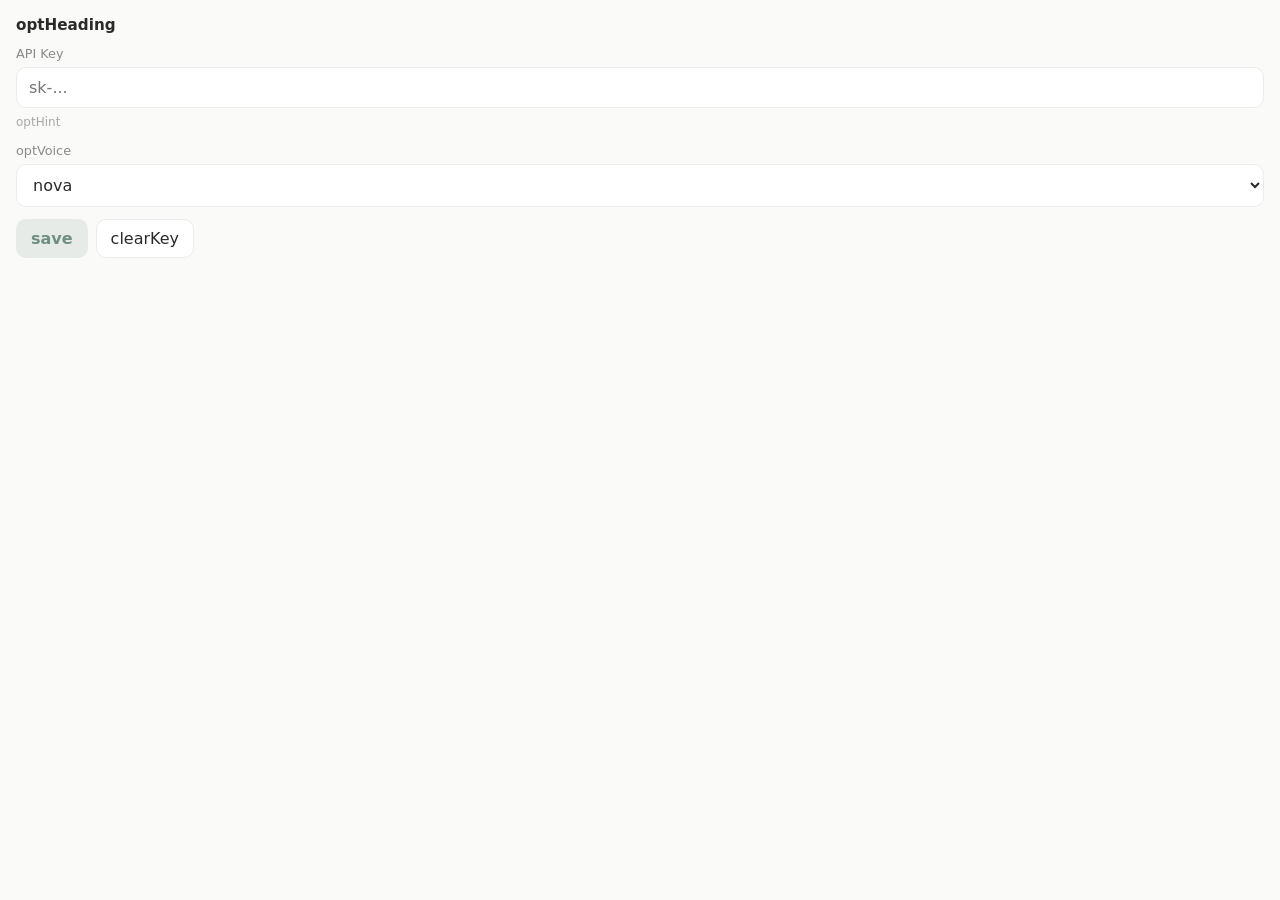
<file: options.html>
<!DOCTYPE html>
<html lang="en">
<head>
  <meta charset="UTF-8" />
  <title data-i18n="optTitle">Tingye</title>
  <style>
    body {
      font-family: "PingFang SC", "Noto Sans SC", "Microsoft YaHei", system-ui, sans-serif;
      margin: 0;
      padding: 16px;
      color: #2A2A2A;
      background: #FAFAF9;
      min-width: 320px;
    }
    h1 { font-size: 0.95rem; font-weight: 600; margin: 0 0 12px; }
    label { display: block; font-size: 0.8rem; color: #8A8A8A; margin-bottom: 6px; }
    input, select {
      width: 100%;
      box-sizing: border-box;
      padding: 10px 12px;
      border: 1px solid #ECECEC;
      border-radius: 10px;
      font: inherit;
      background: #FFFFFF;
      color: #2A2A2A;
    }
    .hint { font-size: 0.75rem; color: #A8A8A8; margin-top: 6px; line-height: 1.4; }
    .row { display: flex; gap: 8px; margin-top: 12px; }
    button {
      border: 1px solid #ECECEC;
      background: #FFFFFF;
      border-radius: 10px;
      padding: 9px 14px;
      font: inherit;
      color: #2A2A2A;
      cursor: pointer;
    }
    button.primary {
      background: rgba(111, 143, 130, 0.14);
      border-color: transparent;
      color: #6F8F82;
      font-weight: 600;
    }
    #status { margin-top: 10px; font-size: 0.8rem; color: #6F8F82; min-height: 1.2em; }
  </style>
</head>
<body>
  <h1 data-i18n="optHeading"></h1>
  <label for="openaiKey">API Key</label>
  <input id="openaiKey" type="password" placeholder="sk-..." autocomplete="off" />
  <p class="hint" data-i18n="optHint"></p>
  <label for="openaiVoice" style="margin-top:12px" data-i18n="optVoice"></label>
  <select id="openaiVoice">
    <option value="nova">nova</option>
    <option value="coral">coral</option>
    <option value="alloy">alloy</option>
    <option value="echo">echo</option>
    <option value="fable">fable</option>
    <option value="onyx">onyx</option>
    <option value="shimmer">shimmer</option>
  </select>
  <div class="row">
    <button class="primary" id="save" type="button" data-i18n="save"></button>
    <button id="clear" type="button" data-i18n="clearKey"></button>
  </div>
  <p id="status"></p>
  <script src="lib/i18n.js"></script>
  <script src="options.js"></script>
</body>
</html>
</file>
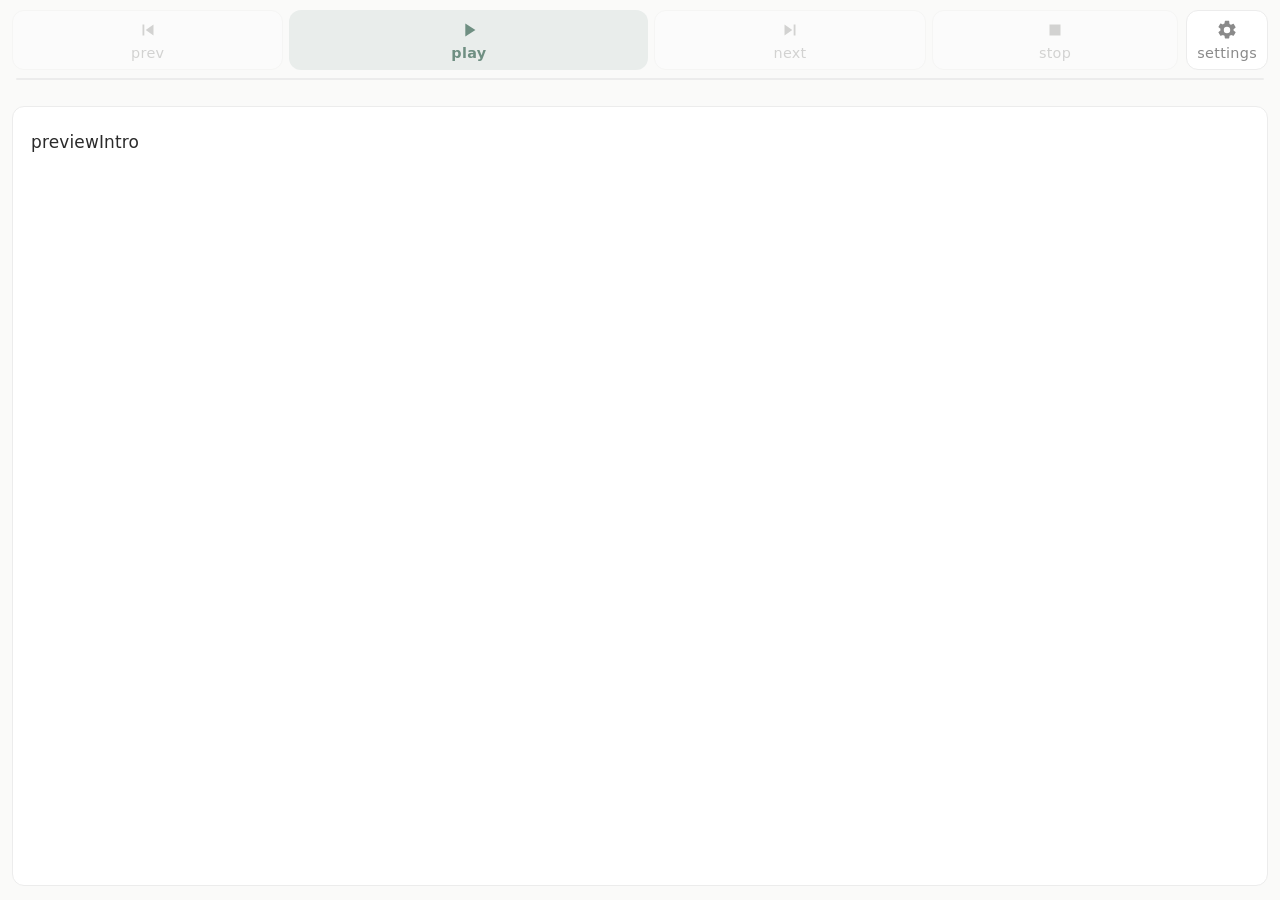
<file: sidepanel.html>
<!DOCTYPE html>
<html lang="en">
<head>
  <meta charset="UTF-8" />
  <meta name="viewport" content="width=device-width, initial-scale=1" />
  <title data-i18n="appName">Tingye</title>
  <link rel="stylesheet" href="sidepanel.css" />
</head>
<body>
  <div class="app">
    <header class="topbar">
      <div class="transport" role="group" data-i18n-aria="playback">
        <button class="ctrl-btn" id="btnPrev" type="button" data-i18n-title="prev" data-i18n-aria="prev" disabled>
          <svg viewBox="0 0 24 24" aria-hidden="true"><path fill="currentColor" d="M6 6h2v12H6V6zm3.5 6 8.5 6V6l-8.5 6z"/></svg>
          <span data-i18n="prev"></span>
        </button>
        <button class="ctrl-btn ctrl-primary" id="btnPlay" type="button" data-i18n-title="play" data-i18n-aria="play">
          <svg viewBox="0 0 24 24" aria-hidden="true" id="playIcon"><path fill="currentColor" d="M8 5v14l11-7L8 5z"/></svg>
          <span id="playLabel" data-i18n="play"></span>
        </button>
        <button class="ctrl-btn" id="btnNext" type="button" data-i18n-title="next" data-i18n-aria="next" disabled>
          <svg viewBox="0 0 24 24" aria-hidden="true"><path fill="currentColor" d="M6 18l8.5-6L6 6v12zm10-12v12h2V6h-2z"/></svg>
          <span data-i18n="next"></span>
        </button>
        <button class="ctrl-btn ctrl-stop" id="btnStop" type="button" data-i18n-title="stop" data-i18n-aria="stop" disabled>
          <svg viewBox="0 0 24 24" aria-hidden="true"><path fill="currentColor" d="M6 6h12v12H6V6z"/></svg>
          <span data-i18n="stop"></span>
        </button>
      </div>
      <button class="ctrl-btn" id="btnSettings" type="button" data-i18n-title="settings" data-i18n-aria="settings" aria-expanded="false" aria-controls="settingsDrawer">
        <svg viewBox="0 0 24 24" aria-hidden="true"><path fill="currentColor" d="M19.14 12.94c.04-.31.06-.63.06-.94s-.02-.63-.06-.94l2.03-1.58a.5.5 0 0 0 .12-.64l-1.92-3.32a.5.5 0 0 0-.6-.22l-2.39.96a7.1 7.1 0 0 0-1.63-.94l-.36-2.54A.5.5 0 0 0 13.9 2h-3.8a.5.5 0 0 0-.49.42l-.36 2.54c-.58.23-1.12.54-1.63.94l-2.39-.96a.5.5 0 0 0-.6.22L2.71 8.48a.5.5 0 0 0 .12.64l2.03 1.58c-.04.31-.06.63-.06.94s.02.63.06.94L2.83 14.16a.5.5 0 0 0-.12.64l1.92 3.32c.13.23.4.32.64.22l2.39-.96c.5.4 1.05.72 1.63.94l.36 2.54c.05.24.25.42.49.42h3.8c.24 0 .44-.18.49-.42l.36-2.54c.58-.22 1.13-.54 1.63-.94l2.39.96c.24.1.51 0 .64-.22l1.92-3.32a.5.5 0 0 0-.12-.64l-2.03-1.58zM12 15.5A3.5 3.5 0 1 1 12 8.5a3.5 3.5 0 0 1 0 7z"/></svg>
        <span data-i18n="settings"></span>
      </button>
    </header>

    <aside class="settings-drawer" id="settingsDrawer" hidden>
      <div class="drawer-head">
        <h2 data-i18n="settings"></h2>
        <button class="icon-btn" id="btnCloseSettings" type="button" data-i18n-aria="closeSettings" data-i18n="close"></button>
      </div>
      <div class="drawer-body">
        <div class="field">
          <span class="field-label" data-i18n="area"></span>
          <div class="seg" role="radiogroup" data-i18n-aria="area">
            <label><input type="radio" name="area" value="article" checked /><span data-i18n="areaArticle"></span></label>
            <label><input type="radio" name="area" value="elements" /><span data-i18n="areaElements"></span></label>
            <label><input type="radio" name="area" value="all" /><span data-i18n="areaAll"></span></label>
          </div>
        </div>

        <div class="field">
          <span class="field-label" data-i18n="mode"></span>
          <div class="seg" role="radiogroup" data-i18n-aria="mode">
            <label><input type="radio" name="mode" value="once" checked /><span data-i18n="modeOnce"></span></label>
            <label><input type="radio" name="mode" value="loop" /><span data-i18n="modeLoop"></span></label>
            <label><input type="radio" name="mode" value="auto" /><span data-i18n="modeAuto"></span></label>
          </div>
          <p class="hint" data-i18n="autoHint"></p>
        </div>

        <div class="field">
          <label class="field-label" for="lang" data-i18n="targetLang"></label>
          <select id="lang">
            <option value="zh-CN" selected>中文（简体）</option>
            <option value="zh-TW">中文（繁體）</option>
            <option value="en">English</option>
            <option value="ja">日本語</option>
            <option value="ko">한국어</option>
            <option value="fr">Français</option>
            <option value="de">Deutsch</option>
            <option value="es">Español</option>
          </select>
        </div>

        <div class="field">
          <label class="field-label" for="engine" data-i18n="engine"></label>
          <select id="engine">
            <option value="edge" selected data-i18n="engineEdge"></option>
            <option value="browser" data-i18n="engineBrowser"></option>
            <option value="openai">OpenAI TTS</option>
          </select>
        </div>

        <div class="field">
          <label class="field-label" for="voice" data-i18n="voice"></label>
          <select id="voice"></select>
          <p class="hint" id="engineHint"></p>
        </div>

        <div class="field">
          <div class="slider-meta"><span class="field-label" data-i18n="rate"></span><span id="rateLabel">1.0×</span></div>
          <input type="range" id="rate" min="0.7" max="1.5" step="0.05" value="1" />
        </div>

        <div class="field field-links">
          <button class="ctrl-btn ctrl-extract" id="btnExtract" type="button" data-i18n-title="extract">
            <svg viewBox="0 0 24 24" width="20" height="20" aria-hidden="true"><path fill="currentColor" d="M4 4h7v2H6v12h12v-5h2v7H4V4zm9 0h7v7h-2V7.41l-7.3 7.3-1.4-1.42L16.58 6H13V4z"/></svg>
            <span data-i18n="extract"></span>
          </button>
          <button class="linkish" id="btnOptions" type="button" data-i18n="openaiSettings"></button>
        </div>

        <p class="page-meta" id="pageMeta"></p>

        <footer class="drawer-brand" aria-label="iding.net">
          <span class="brand-site">iding.net</span>
        </footer>
      </div>
    </aside>

    <div class="progress-bar" aria-hidden="true"><div class="progress-fill" id="progressFill"></div></div>
    <div class="meta-strip">
      <span class="progress-text" id="progressText"></span>
      <span class="status" id="status" aria-live="polite"></span>
    </div>

    <main class="preview-wrap">
      <div class="preview" id="preview" tabindex="0" data-i18n="previewIntro"></div>
    </main>

  </div>

  <script src="lib/i18n.js"></script>
  <script src="lib/edge-tts.js"></script>
  <script src="sidepanel.js"></script>
</body>
</html>
</file>
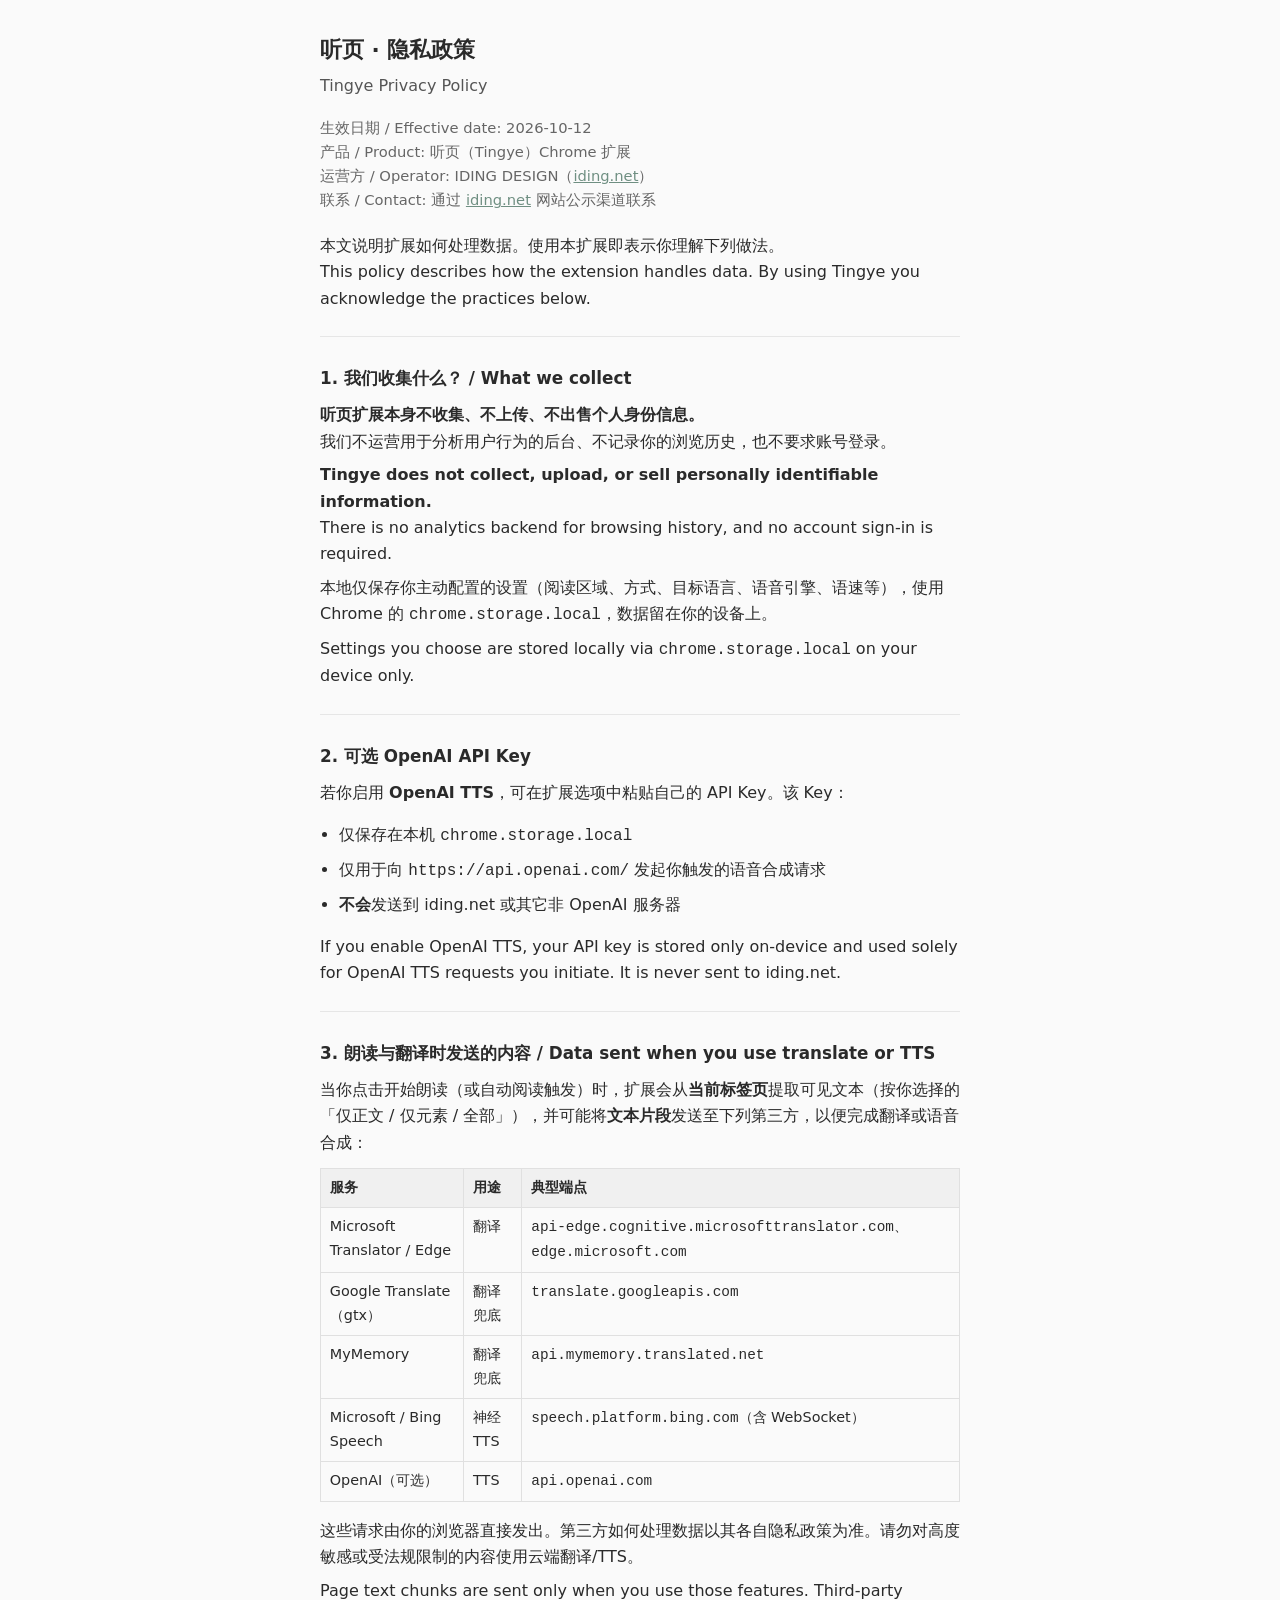
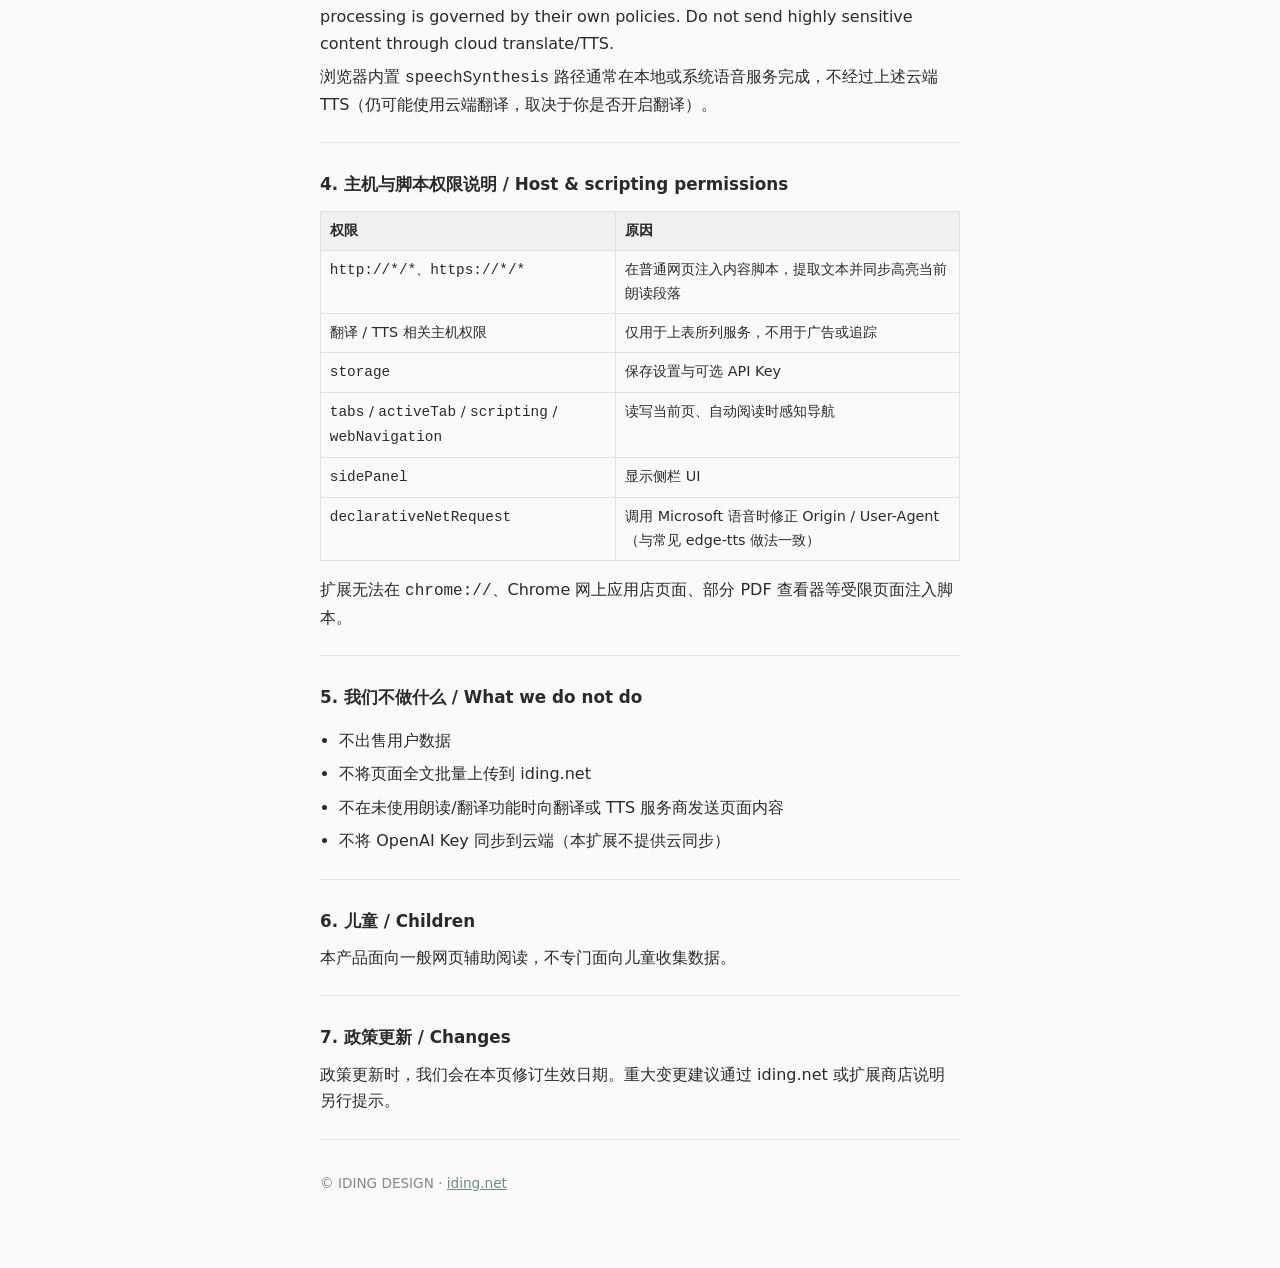
<file: docs/privacy.html>
<!DOCTYPE html>
<html lang="zh-CN">
<head>
<meta charset="utf-8">
<meta name="viewport" content="width=device-width,initial-scale=1">
<title>听页 Tingye · 隐私政策 Privacy Policy</title>
<style>
body{font:16px/1.65 system-ui,-apple-system,sans-serif;max-width:40rem;margin:2rem auto;padding:0 1.25rem 3rem;color:#2a2a2a;background:#fafafa}
h1{font-size:1.35rem;font-weight:600;margin:0 0 .35rem}
h2{font-size:1.05rem;font-weight:600;margin:1.75rem 0 .6rem}
p,li{margin:.45rem 0}
ul{padding-left:1.2rem}
a{color:#6F8F82}
.meta{color:#666;font-size:.92rem;margin:0 0 1.25rem}
.sub{font-size:1rem;font-weight:500;color:#555;margin:0 0 1rem}
hr{border:none;border-top:1px solid #e6e6e6;margin:1.5rem 0}
table{width:100%;border-collapse:collapse;font-size:.9rem;margin:.75rem 0 1rem}
th,td{border:1px solid #e0e0e0;padding:.45rem .55rem;text-align:left;vertical-align:top}
th{background:#f0f0f0;font-weight:600}
.foot{margin-top:2rem;color:#888;font-size:.85rem}
</style>
</head>
<body>
<h1>听页 · 隐私政策</h1>
<p class="sub">Tingye Privacy Policy</p>
<p class="meta">生效日期 / Effective date: 2026-10-12<br>
产品 / Product: 听页（Tingye）Chrome 扩展<br>
运营方 / Operator: IDING DESIGN（<a href="https://iding.net">iding.net</a>）<br>
联系 / Contact: 通过 <a href="https://iding.net">iding.net</a> 网站公示渠道联系</p>
<p>本文说明扩展如何处理数据。使用本扩展即表示你理解下列做法。<br>
This policy describes how the extension handles data. By using Tingye you acknowledge the practices below.</p>
<hr>
<h2>1. 我们收集什么？ / What we collect</h2>
<p><strong>听页扩展本身不收集、不上传、不出售个人身份信息。</strong><br>
我们不运营用于分析用户行为的后台、不记录你的浏览历史，也不要求账号登录。</p>
<p><strong>Tingye does not collect, upload, or sell personally identifiable information.</strong><br>
There is no analytics backend for browsing history, and no account sign-in is required.</p>
<p>本地仅保存你主动配置的设置（阅读区域、方式、目标语言、语音引擎、语速等），使用 Chrome 的 <code>chrome.storage.local</code>，数据留在你的设备上。</p>
<p>Settings you choose are stored locally via <code>chrome.storage.local</code> on your device only.</p>
<hr>
<h2>2. 可选 OpenAI API Key</h2>
<p>若你启用 <strong>OpenAI TTS</strong>，可在扩展选项中粘贴自己的 API Key。该 Key：</p>
<ul>
<li>仅保存在本机 <code>chrome.storage.local</code></li>
<li>仅用于向 <code>https://api.openai.com/</code> 发起你触发的语音合成请求</li>
<li><strong>不会</strong>发送到 iding.net 或其它非 OpenAI 服务器</li>
</ul>
<p>If you enable OpenAI TTS, your API key is stored only on-device and used solely for OpenAI TTS requests you initiate. It is never sent to iding.net.</p>
<hr>
<h2>3. 朗读与翻译时发送的内容 / Data sent when you use translate or TTS</h2>
<p>当你点击开始朗读（或自动阅读触发）时，扩展会从<strong>当前标签页</strong>提取可见文本（按你选择的「仅正文 / 仅元素 / 全部」），并可能将<strong>文本片段</strong>发送至下列第三方，以便完成翻译或语音合成：</p>
<table>
<thead><tr><th>服务</th><th>用途</th><th>典型端点</th></tr></thead>
<tbody>
<tr><td>Microsoft Translator / Edge</td><td>翻译</td><td><code>api-edge.cognitive.microsofttranslator.com</code>、<code>edge.microsoft.com</code></td></tr>
<tr><td>Google Translate（gtx）</td><td>翻译兜底</td><td><code>translate.googleapis.com</code></td></tr>
<tr><td>MyMemory</td><td>翻译兜底</td><td><code>api.mymemory.translated.net</code></td></tr>
<tr><td>Microsoft / Bing Speech</td><td>神经 TTS</td><td><code>speech.platform.bing.com</code>（含 WebSocket）</td></tr>
<tr><td>OpenAI（可选）</td><td>TTS</td><td><code>api.openai.com</code></td></tr>
</tbody>
</table>
<p>这些请求由你的浏览器直接发出。第三方如何处理数据以其各自隐私政策为准。请勿对高度敏感或受法规限制的内容使用云端翻译/TTS。</p>
<p>Page text chunks are sent only when you use those features. Third-party processing is governed by their own policies. Do not send highly sensitive content through cloud translate/TTS.</p>
<p>浏览器内置 <code>speechSynthesis</code> 路径通常在本地或系统语音服务完成，不经过上述云端 TTS（仍可能使用云端翻译，取决于你是否开启翻译）。</p>
<hr>
<h2>4. 主机与脚本权限说明 / Host &amp; scripting permissions</h2>
<table>
<thead><tr><th>权限</th><th>原因</th></tr></thead>
<tbody>
<tr><td><code>http://*/*</code>、<code>https://*/*</code></td><td>在普通网页注入内容脚本，提取文本并同步高亮当前朗读段落</td></tr>
<tr><td>翻译 / TTS 相关主机权限</td><td>仅用于上表所列服务，不用于广告或追踪</td></tr>
<tr><td><code>storage</code></td><td>保存设置与可选 API Key</td></tr>
<tr><td><code>tabs</code> / <code>activeTab</code> / <code>scripting</code> / <code>webNavigation</code></td><td>读写当前页、自动阅读时感知导航</td></tr>
<tr><td><code>sidePanel</code></td><td>显示侧栏 UI</td></tr>
<tr><td><code>declarativeNetRequest</code></td><td>调用 Microsoft 语音时修正 Origin / User-Agent（与常见 edge-tts 做法一致）</td></tr>
</tbody>
</table>
<p>扩展无法在 <code>chrome://</code>、Chrome 网上应用店页面、部分 PDF 查看器等受限页面注入脚本。</p>
<hr>
<h2>5. 我们不做什么 / What we do not do</h2>
<ul>
<li>不出售用户数据</li>
<li>不将页面全文批量上传到 iding.net</li>
<li>不在未使用朗读/翻译功能时向翻译或 TTS 服务商发送页面内容</li>
<li>不将 OpenAI Key 同步到云端（本扩展不提供云同步）</li>
</ul>
<hr>
<h2>6. 儿童 / Children</h2>
<p>本产品面向一般网页辅助阅读，不专门面向儿童收集数据。</p>
<hr>
<h2>7. 政策更新 / Changes</h2>
<p>政策更新时，我们会在本页修订生效日期。重大变更建议通过 iding.net 或扩展商店说明另行提示。</p>
<hr>
<p class="foot">© IDING DESIGN · <a href="https://iding.net">iding.net</a></p>
</body>
</html>
</file>
<file: sidepanel.css>
:root {
  --bg: #FAFAF9;
  --bg-elevated: #FFFFFF;
  --ink: #2A2A2A;
  --ink-muted: #8A8A8A;
  --ink-faint: #A8A8A8;
  --line: #ECECEC;
  --accent: #6F8F82;
  --accent-soft: rgba(111, 143, 130, 0.12);
  --accent-softer: rgba(111, 143, 130, 0.08);
  --danger: #A66;
  --ok: #6F8F82;
  --radius: 12px;
  --radius-sm: 10px;
  --font: "SF Pro Text", "PingFang SC", "Hiragino Sans GB", "Noto Sans SC", "Microsoft YaHei", system-ui, sans-serif;
  --topbar-h: 68px;
}

* { box-sizing: border-box; }

html, body {
  margin: 0;
  height: 100%;
  font-family: var(--font);
  color: var(--ink);
  background: var(--bg);
  -webkit-font-smoothing: antialiased;
}

.app {
  display: flex;
  flex-direction: column;
  height: 100%;
  min-height: 100%;
  position: relative;
  overflow: hidden;
}

/* ——— Top bar ——— */
.topbar {
  flex: 0 0 auto;
  display: flex;
  align-items: stretch;
  gap: 8px;
  padding: 10px 12px 8px;
  min-height: var(--topbar-h);
  background: var(--bg);
}

.transport {
  flex: 1;
  display: flex;
  gap: 6px;
  justify-content: center;
  min-width: 0;
}

.btn {
  appearance: none;
  border: none;
  background: transparent;
  color: var(--ink-muted);
  border-radius: var(--radius-sm);
  padding: 8px 12px;
  font: inherit;
  font-size: 0.9rem;
  font-weight: 500;
  cursor: pointer;
  white-space: nowrap;
}

.btn:hover:not(:disabled) {
  background: var(--accent-softer);
  color: var(--ink);
}

.btn:disabled {
  opacity: 0.35;
  cursor: not-allowed;
}

.icon-btn {
  appearance: none;
  border: 1px solid var(--line);
  background: transparent;
  color: var(--ink-muted);
  border-radius: var(--radius-sm);
  padding: 8px 14px;
  font: inherit;
  font-size: 0.9rem;
  font-weight: 500;
  cursor: pointer;
  flex: 0 0 auto;
}

.icon-btn:hover {
  background: var(--bg);
  color: var(--ink);
}

.icon-btn[aria-expanded="true"] {
  background: var(--accent-soft);
  color: var(--ink);
  border-color: transparent;
}

/* ——— Progress ——— */
.progress-bar {
  flex: 0 0 auto;
  height: 2px;
  background: var(--line);
  margin: 0 16px;
  border-radius: 1px;
  overflow: hidden;
}

.progress-fill {
  height: 100%;
  width: 0%;
  background: var(--accent);
  transition: width 0.2s ease;
  border-radius: 1px;
  opacity: 0.7;
}

.meta-strip {
  flex: 0 0 auto;
  display: flex;
  align-items: baseline;
  justify-content: space-between;
  gap: 8px;
  padding: 8px 16px 6px;
  min-height: 1.4em;
}

.progress-text,
.status {
  font-size: 0.7rem;
  color: var(--ink-faint);
  line-height: 1.35;
}

.status {
  text-align: right;
  flex: 1;
  min-width: 0;
  overflow: hidden;
  text-overflow: ellipsis;
  white-space: nowrap;
}

.status.error { color: var(--danger); }
.status.ok { color: var(--ok); }

/* ——— Preview (dominant) ——— */
.preview-wrap {
  flex: 1 1 auto;
  min-height: 0;
  display: flex;
  padding: 4px 12px 14px;
}

.preview {
  flex: 1;
  width: 100%;
  overflow: auto;
  font-size: 1.06rem;
  line-height: 1.85;
  letter-spacing: 0.01em;
  color: var(--ink);
  background: var(--bg-elevated);
  border: 1px solid var(--line);
  border-radius: var(--radius);
  padding: 20px 18px;
  outline: none;
  -webkit-overflow-scrolling: touch;
}

.preview .chunk {
  display: block;
  margin: 0 0 1.05em;
  padding: 0.3em 0.5em;
  border-radius: var(--radius-sm);
  cursor: pointer;
  transition: background 0.12s ease;
}

.preview .chunk:last-child {
  margin-bottom: 0;
}

.preview .chunk:hover {
  background: var(--accent-softer);
}

.preview .chunk.active {
  background: var(--accent-soft);
}

.preview .chunk.active:hover {
  background: var(--accent-soft);
}

.preview .chunk.translated {
  box-shadow: inset 0 -1px 0 0 rgba(111, 143, 130, 0.35);
}

.preview .chunk.active.translated {
  box-shadow: inset 0 -1px 0 0 rgba(111, 143, 130, 0.45);
}

/* ——— Settings drawer ——— */
.settings-drawer {
  position: absolute;
  left: 0;
  right: 0;
  top: 0;
  max-height: min(78vh, 560px);
  background: var(--bg-elevated);
  border-bottom: 1px solid var(--line);
  border-radius: 0 0 var(--radius) var(--radius);
  display: flex;
  flex-direction: column;
  z-index: 20;
  animation: slideDown 0.18s ease;
}

.settings-drawer[hidden] {
  display: none;
}

@keyframes slideDown {
  from { transform: translateY(-8px); opacity: 0.6; }
  to { transform: translateY(0); opacity: 1; }
}

.drawer-head {
  display: flex;
  align-items: center;
  justify-content: space-between;
  padding: 14px 16px 6px;
  flex: 0 0 auto;
}

.drawer-head h2 {
  margin: 0;
  font-size: 0.95rem;
  font-weight: 600;
  letter-spacing: -0.01em;
  color: var(--ink);
}

.drawer-body {
  overflow: auto;
  padding: 8px 16px 16px;
  display: flex;
  flex-direction: column;
  gap: 16px;
  -webkit-overflow-scrolling: touch;
}

.field {
  display: flex;
  flex-direction: column;
  gap: 7px;
}

.field-label {
  font-size: 0.72rem;
  font-weight: 500;
  letter-spacing: 0.04em;
  color: var(--ink-muted);
  text-transform: none;
}

.seg {
  display: grid;
  grid-template-columns: repeat(3, 1fr);
  gap: 4px;
  background: var(--bg);
  padding: 3px;
  border: 1px solid var(--line);
  border-radius: var(--radius-sm);
}

.seg label {
  cursor: pointer;
  text-align: center;
  padding: 9px 2px;
  border-radius: 8px;
  font-size: 0.85rem;
  color: var(--ink-muted);
  user-select: none;
}

.seg input {
  position: absolute;
  opacity: 0;
  pointer-events: none;
}

.seg label:has(input:checked) {
  background: var(--bg-elevated);
  color: var(--ink);
  font-weight: 600;
  border: 1px solid var(--line);
}

select {
  width: 100%;
  border: 1px solid var(--line);
  background: var(--bg-elevated);
  border-radius: var(--radius-sm);
  padding: 10px 12px;
  font: inherit;
  font-size: 0.85rem;
  color: var(--ink);
  outline: none;
}

select:focus {
  border-color: var(--accent);
}

.hint {
  font-size: 0.7rem;
  color: var(--ink-faint);
  margin: 0;
  line-height: 1.45;
}

.slider-meta {
  display: flex;
  justify-content: space-between;
  align-items: baseline;
}

#rateLabel {
  font-size: 0.75rem;
  color: var(--ink-muted);
  font-weight: 500;
}

input[type="range"] {
  width: 100%;
  accent-color: var(--accent);
  margin: 0;
}

.field-links {
  display: flex;
  flex-direction: column;
  gap: 10px;
  align-items: stretch;
}

.linkish {
  font-size: 0.78rem;
  color: var(--ink-muted);
  background: none;
  border: none;
  cursor: pointer;
  padding: 0;
  text-decoration: underline;
  text-underline-offset: 3px;
  font-weight: 500;
  align-self: flex-start;
}

.linkish:hover {
  color: var(--ink);
}

.page-meta {
  font-size: 0.68rem;
  color: var(--ink-faint);
  word-break: break-all;
  line-height: 1.4;
  margin: 0;
  padding-top: 8px;
  border-top: 1px solid var(--line);
}

.drawer-brand {
  display: flex;
  align-items: center;
  justify-content: center;
  padding: 14px 8px 6px;
  margin-top: 4px;
}

.brand-site {
  font-size: 0.7rem;
  font-weight: 400;
  letter-spacing: 0.08em;
  color: var(--ink-muted);
  opacity: 0.55;
}

/* ——— Control buttons ——— */
.ctrl-btn {
  display: inline-flex;
  flex-direction: column;
  align-items: center;
  justify-content: center;
  gap: 4px;
  min-height: 58px;
  min-width: 54px;
  padding: 8px 10px;
  border: 1px solid var(--line);
  border-radius: var(--radius);
  background: var(--bg-elevated);
  color: var(--ink-muted);
  font: inherit;
  font-size: 0.9rem;
  font-weight: 500;
  letter-spacing: 0.02em;
  cursor: pointer;
  transition: background 0.12s ease, color 0.12s ease, border-color 0.12s ease;
}

.ctrl-btn svg {
  width: 22px;
  height: 22px;
  display: block;
}

.ctrl-btn:hover:not(:disabled) {
  background: var(--bg);
  color: var(--ink);
}

.ctrl-btn:active:not(:disabled) {
  background: var(--accent-softer);
}

.ctrl-btn:disabled {
  opacity: 0.35;
  cursor: not-allowed;
}

.ctrl-primary {
  flex: 1.15;
  background: var(--accent-soft);
  border-color: transparent;
  color: var(--accent);
  min-width: 64px;
  font-weight: 600;
}

.ctrl-primary:hover:not(:disabled) {
  background: rgba(111, 143, 130, 0.18);
  color: var(--accent);
  border-color: transparent;
}

.ctrl-stop:not(:disabled) {
  color: var(--ink-muted);
}

.ctrl-stop:hover:not(:disabled) {
  color: var(--ink);
}

.ctrl-extract {
  flex-direction: row !important;
  gap: 8px !important;
  min-height: 48px !important;
  width: 100%;
  border-radius: var(--radius-sm) !important;
  background: var(--bg);
  border: 1px solid var(--line);
  color: var(--ink);
}

.ctrl-extract:hover:not(:disabled) {
  background: var(--accent-softer);
}

#btnSettings {
  flex: 0 0 auto;
}

.transport .ctrl-btn {
  flex: 1;
}

.ctrl-btn[aria-expanded="true"] {
  background: var(--accent-soft);
  color: var(--accent);
  border-color: transparent;
}

#btnPlay {
  flex: 1.35;
  min-width: 72px;
}

#btnPrev,
#btnNext {
  flex: 1;
  min-width: 56px;
}

#btnStop {
  flex: 0.9;
  min-width: 52px;
}

@media (max-width: 360px) {
  .ctrl-btn { padding: 6px 6px; font-size: 0.82rem; min-height: 52px; }
  .preview { font-size: 1rem; padding: 16px 14px; }
  .topbar { gap: 6px; padding: 8px 8px; }
}
</file>
